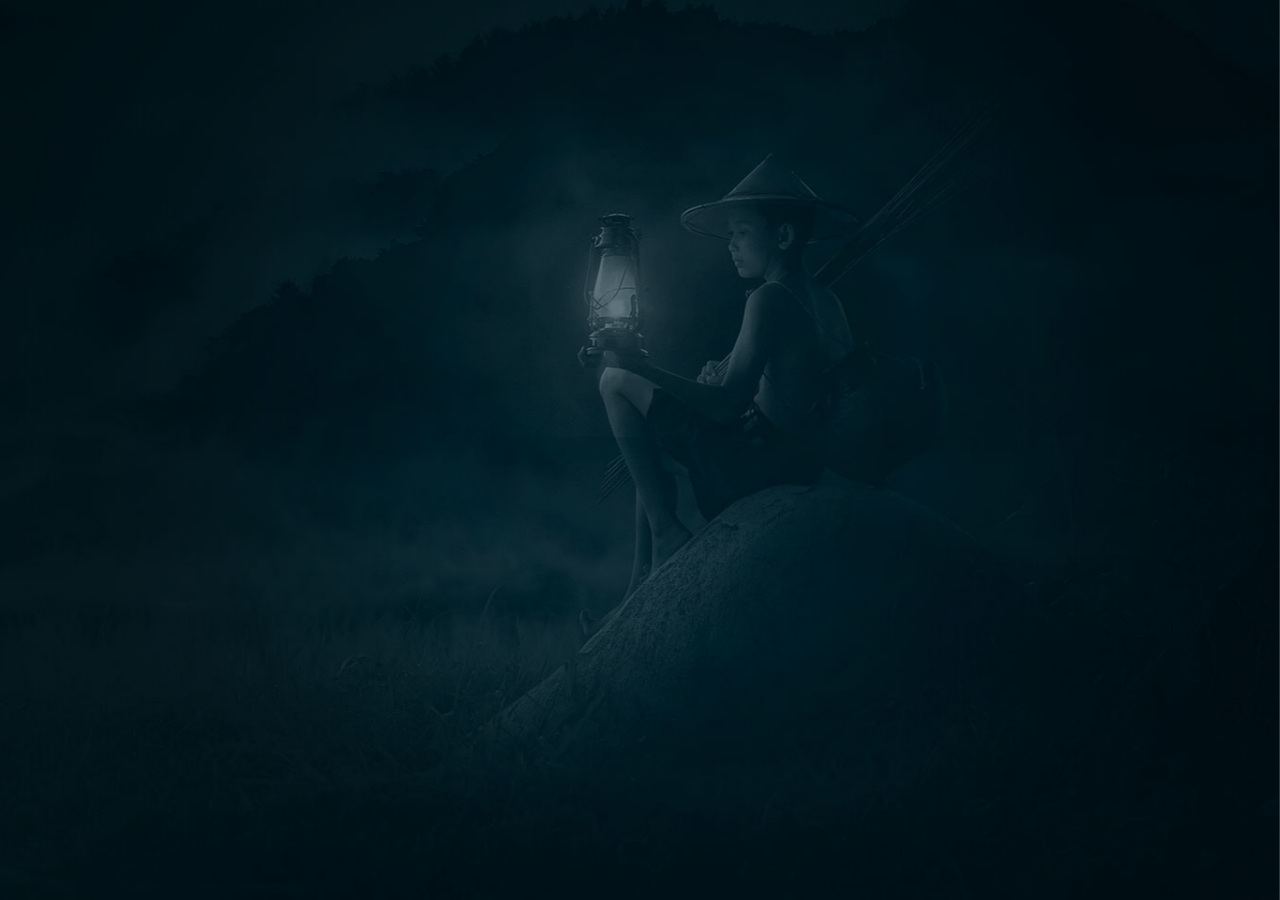
<file: index.html>
<!DOCTYPE html>
<html lang="ru">
<head>
    <meta charset="UTF-8">
    <meta http-equiv="X-UA-Compatible" content="IE=edge">
    <meta name="viewport" content="width=device-width, initial-scale=1.0">
    <link rel="stylesheet" href="./css/main.css">
    <title>Welcome page</title>
</head>
<body>
    <div class="welcome">
        <div class="welcome__container">
            <div class="central">
                <img src="./img/air-asia-logo.png" alt="air-asia-logo" class="central__logo">
                <a href="./main.html" class="button button--ginger">Войти</a>
            </div>
        </div>
    </div>
</body>
</html>
</file>
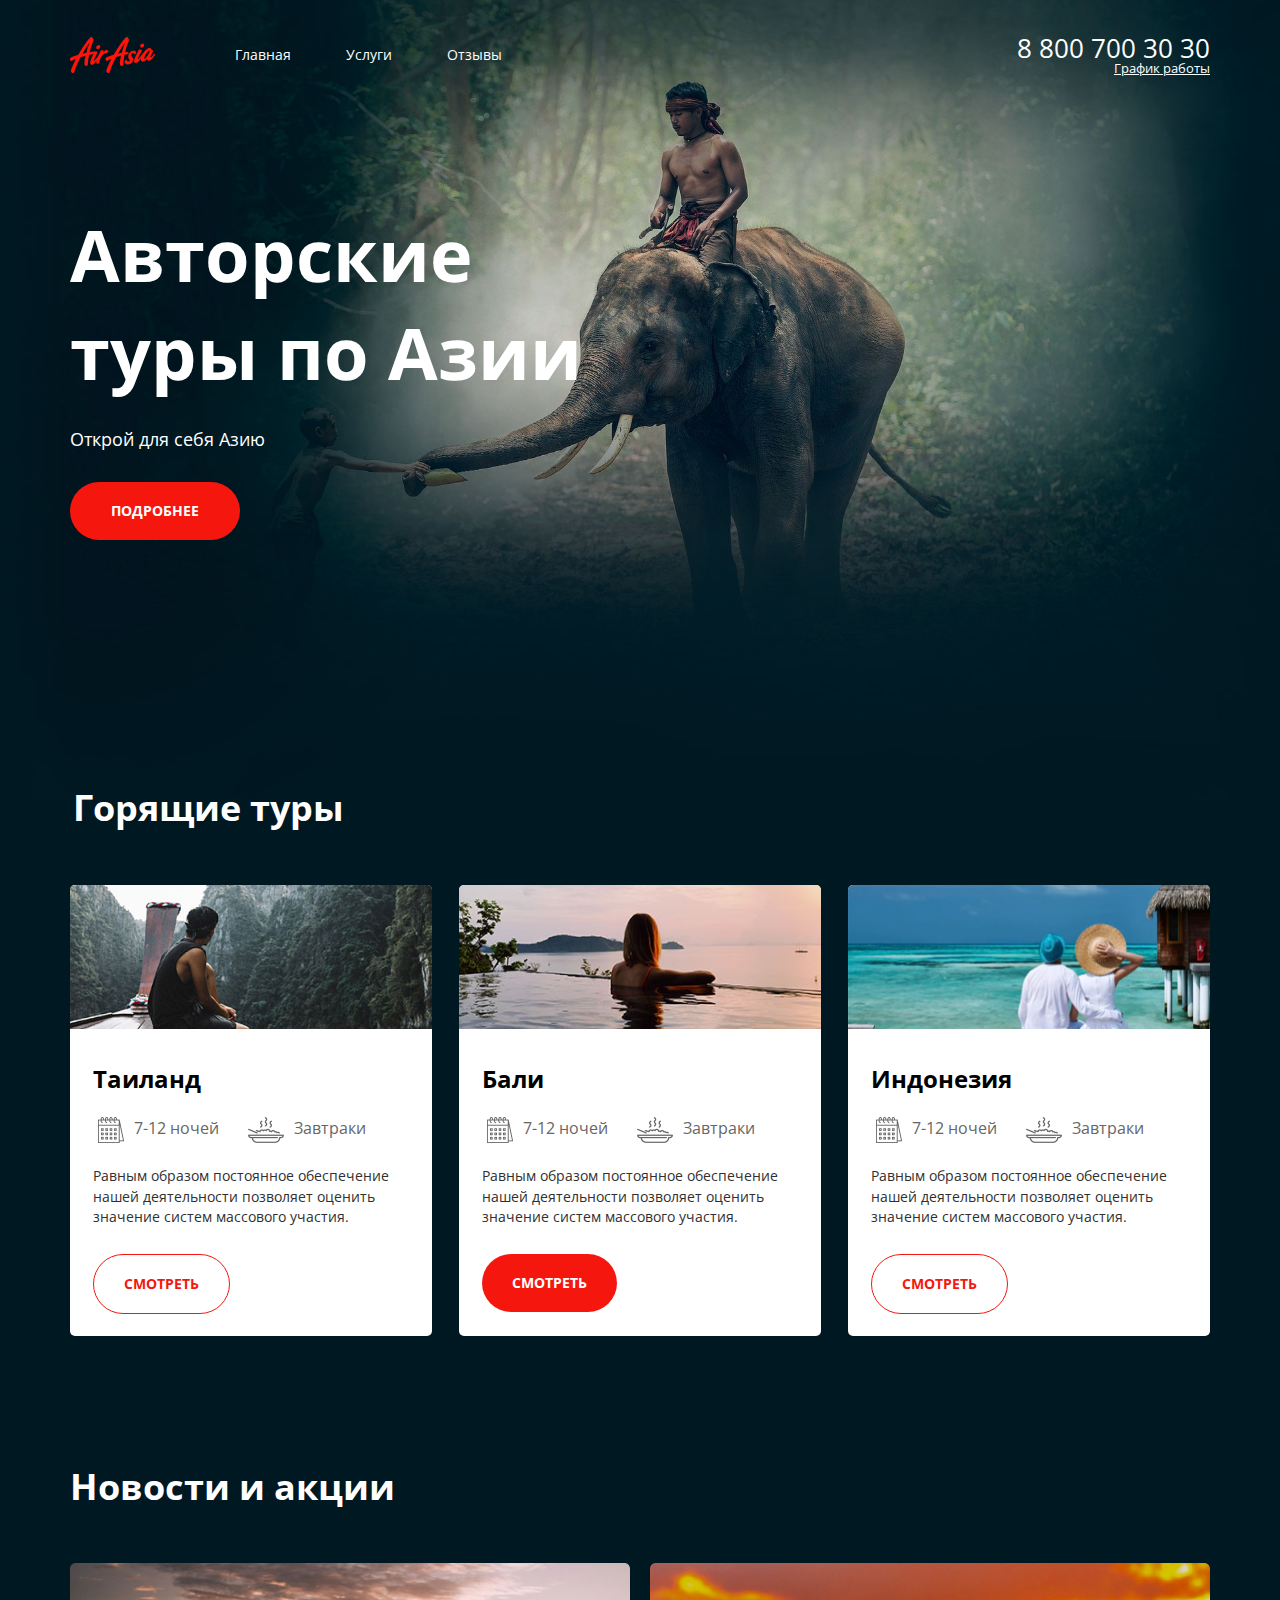
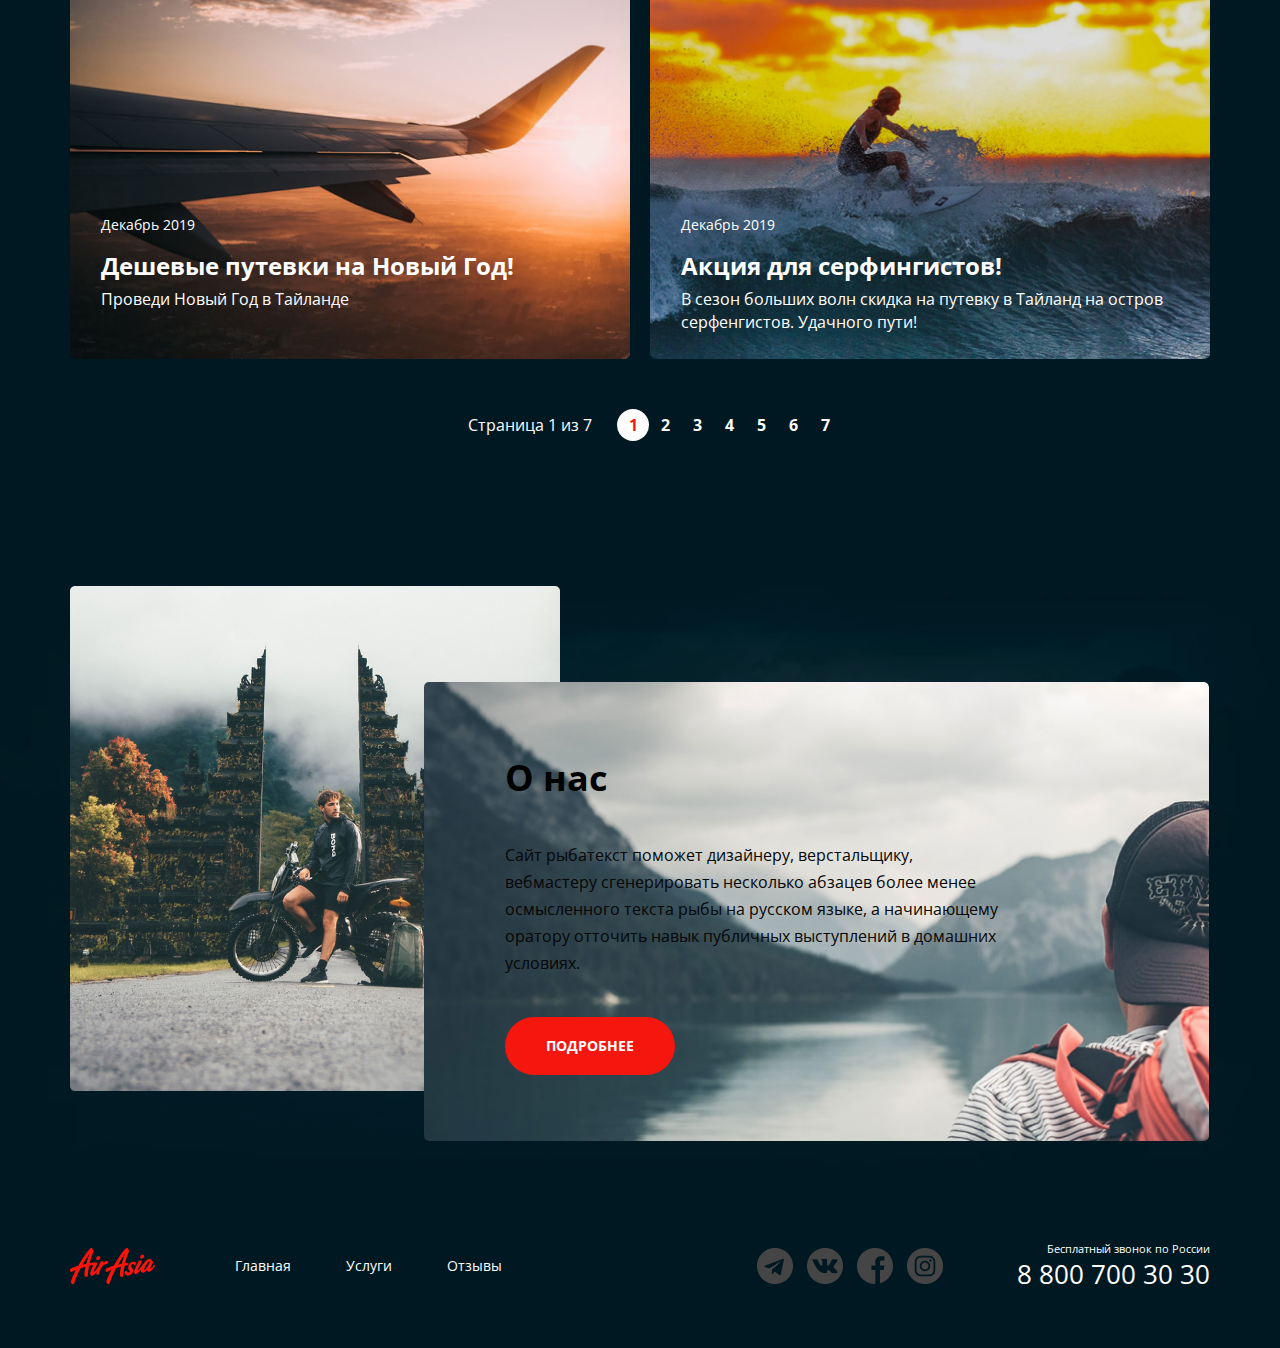
<file: main.html>
<!DOCTYPE html>
<html lang="ru">

<head>
    <meta charset="UTF-8">
    <meta http-equiv="X-UA-Compatible" content="IE=edge">
    <meta name="viewport" content="width=device-width, initial-scale=1.0">
    <link rel="stylesheet" href="./css/main.css">
    <title>Главная</title>
</head>
<body>
    <div class="wrapper wrapper--bg">
        <div class="container">
            <header class="header">
                <div class="header__left">
                    <a href="/main.html" class="logo">
                        <img src="./img/logo-mini.png" alt="air-asia-logo" class="logo__pic">
                    </a>
                    <nav class="menu">
                        <ul class="menu__list">
                            <li class="menu__item">
                                <a href="./main.html" class="menu__link">Главная</a>
                            </li>
                            <li class="menu__item">
                                <a href="./services.html" class="menu__link">Услуги</a>
                            </li>
                            <li class="menu__item">
                                <a href="./reviews.html" class="menu__link">Отзывы</a>
                            </li>
                        </ul>
                    </nav>
                </div>
                <div class="header__right">
                    <div class="contacts">
                        <adress class="contacts__header">
                            <a href="tel:+78007003030" class="contacts__phone">8 800 700 30 30</a>
                            <div class="contacts__dropdown">
                                <a href="" class="contacts__workhours">График работы</a>
                                <ul class="contacts__dropdown-list">
                                    <li class="contacts__dropdown-item contacts__dropdown-item-bold">пн-вс: 09:00 - 20:00</li>
                                    <li class="contacts__dropdown-item">Обед: 14:00-14:30</li>
                                </ul>
                            </div>
                        </adress>
                    </div>
                </div>
            </header>
            <main class="main">
                <section class="hero">
                    <h1 class="hero__title">Авторские туры по Азии</h1>
                    <h4 class="hero__about">Открой для себя Азию</h4>
                    <a href="#" class="button">Подробнее</a>
                </section>
                <section class="tours">
                    <h2 class="tours__title title">Горящие туры</h2>
                    <ul class="tours__list">
                        <li class="tours__item tour">
                            <img src="./img/thai.png" alt="" class="tour__img">
                            <div class="tour__info">
                                <h5 class="tour__name">Таиланд</h5>
                                <div class="tour__description">
                                    <div class="tour__description-block">
                                        <img src="./img/calendar.png" alt="" class="tour__description-img-calendar">
                                        <div class="tour__description-name">7-12 ночей</div>
                                    </div>
                                    <div class="tour__description-block">
                                        <img src="./img/meal.png" alt="" class="tour__description-img-meal">
                                        <div class="tour__description-name">Завтраки</div>
                                    </div>
                                </div>
                                <article class="tour__about">
                                    Равным образом постоянное обеспечение нашей деятельности позволяет оценить значение систем массового участия.
                                </article>
                                <a href="" class="button button__tour button--white">Смотреть</a>
                            </div>
                        </li>
                        <li class="tours__item tour">
                            <img src="./img/bali.png" alt="" class="tour__img">
                            <div class="tour__info">
                                <h5 class="tour__name">Бали</h5>
                                <div class="tour__description">
                                    <div class="tour__description-block">
                                        <img src="./img/calendar.png" alt="" class="tour__description-img-calendar">
                                        <div class="tour__description-name">7-12 ночей</div>
                                    </div>
                                    <div class="tour__description-block">
                                        <img src="./img/meal.png" alt="" class="tour__description-img-meal">
                                        <div class="tour__description-name">Завтраки</div>
                                    </div>
                                </div>
                                <article class="tour__about">
                                    Равным образом постоянное обеспечение нашей деятельности позволяет оценить значение систем массового участия.
                                </article>
                                <a href="" class="button button__tour button--ginger">Смотреть</a>
                            </div>
                        </li>
                        <li class="tours__item tour">
                            <img src="./img/indonesia.png" alt="" class="tour__img">
                            <div class="tour__info">
                                <h5 class="tour__name">Индонезия</h5>
                                <div class="tour__description">
                                    <div class="tour__description-block">
                                        <img src="./img/calendar.png" alt="" class="tour__description-img-calendar">
                                        <div class="tour__description-name">7-12 ночей</div>
                                    </div>
                                    <div class="tour__description-block">
                                        <img src="./img/meal.png" alt="" class="tour__description-img-meal">
                                        <div class="tour__description-name">Завтраки</div>
                                    </div>
                                </div>
                                <article class="tour__about">
                                    Равным образом постоянное обеспечение нашей деятельности позволяет оценить значение систем массового участия.
                                </article>
                                <a href="" class="button button__tour button--white">Смотреть</a>
                            </div>
                        </li>
                    </ul>
                </section>
                <section class="news">
                    <h2 class="news__title">Новости и акции</h2>
                    <ul class="news__list">
                        <li class="news__item single-news">
                            <img src="./img/plain.png" alt="" class="single-news__img">
                            <div class="single-news__desc">
                                <date class="single-news__desc-date">Декабрь 2019</date>
                                <h5 class="single-news__desc-name">Дешевые путевки на Новый Год!</h5>
                                <article class="single-news__desc-text">Проведи Новый Год в Тайланде</article>
                            </div>
                        </li>
                        <li class="news__item single-news">
                            <img src="./img/surfer.png" alt="" class="single-news__img">
                            <div class="single-news__desc">
                                <date class="single-news__desc-date">Декабрь 2019</date>
                                <h5 class="single-news__desc-name">Акция для серфингистов!</h5>
                                <article class="single-news__desc-text">В сезон больших волн скидка на путевку в Тайланд на остров серфенгистов. Удачного пути!</article>
                            </div>
                        </li>
                    </ul>
                    <div class="paginator">
                        <div class="paginator__display">Страница 1 из 7</div>
                         <ul class="paginator__list">
                            <li class="paginator__item paginator__item--active">
                                <a href="" class="paginator__link">1</a>
                            <li class="paginator__item">
                                <a href="" class="paginator__link">2</a>
                            <li class="paginator__item">
                                <a href="" class="paginator__link">3</a>
                            <li class="paginator__item">
                                <a href="" class="paginator__link">4</a>
                            <li class="paginator__item">
                                <a href="" class="paginator__link">5</a>
                            <li class="paginator__item">
                                <a href="" class="paginator__link">6</a>
                            <li class="paginator__item">
                                <a href="" class="paginator__link">7</a>
                            </li>
                            </ul>
                    </div>
                </section>
                <section class="about">
                  <div class="container about__container">
                    <div class="about__desc">
                        <h2 class="about__title title--color--black">О нас</h2>
                        <div class="about__desc-text">
                            <p>Сайт рыбатекст поможет дизайнеру, верстальщику, вебмастеру сгенерировать несколько абзацев более менее осмысленного текста рыбы на русском языке, а начинающему оратору отточить навык публичных выступлений в домашних условиях. </p>
                        </div>
                        <a href="" class="button">Подробнее</a>
                    </div>
                  </div>
                </section>
            </main>
            <footer class="footer-container">
                <div class="container footer__container__content">
                    <div class="footer footer-container__section">
                        <div class="footer__col">
                            <a href="/main.html" class="logo">
                                <img src="./img/logo-mini.png" alt="air-asia-logo" class="logo__pic">
                            </a>
                            <nav class="menu">
                                <ul class="menu__list">
                                    <li class="menu__item">
                                        <a href="./main.html" class="menu__link">Главная</a>
                                    </li>
                                    <li class="menu__item">
                                        <a href="./services.html" class="menu__link">Услуги</a>
                                    </li>
                                    <li class="menu__item">
                                        <a href="./reviews.html" class="menu__link">Отзывы</a>
                                    </li>
                                </ul>
                            </nav>
                        </div>
                        <div class="footer__col footer__col--align--right">
                            <ul class="socials">
                                <li class="socials__item socials__item--icon--telegramm">
                                    <a href="" class="socials__link"></a>
                                </li>
                                <li class="socials__item socials__item--icon--vk">
                                    <a href="" class="socials__link"></a>
                                </li>
                                <li class="socials__item socials__item--icon--fb">
                                    <a href="" class="socials__link"></a>
                                </li>
                                <li class="socials__item socials__item--icon--insta">
                                    <a href="" class="socials__link"></a>
                                </li>
                            </ul>
                            <div class="contacts">
                                    <div class="contacts__text">Бесплатный звонок по России</div>
                                    <a href="tel:+78007003030" class="contacts__phone">8 800 700 30 30</a>
                            </div>
                        </div>
                    </div>
                </div>
            </footer>
        </div>
    </div>
</body>

</html>
</file>
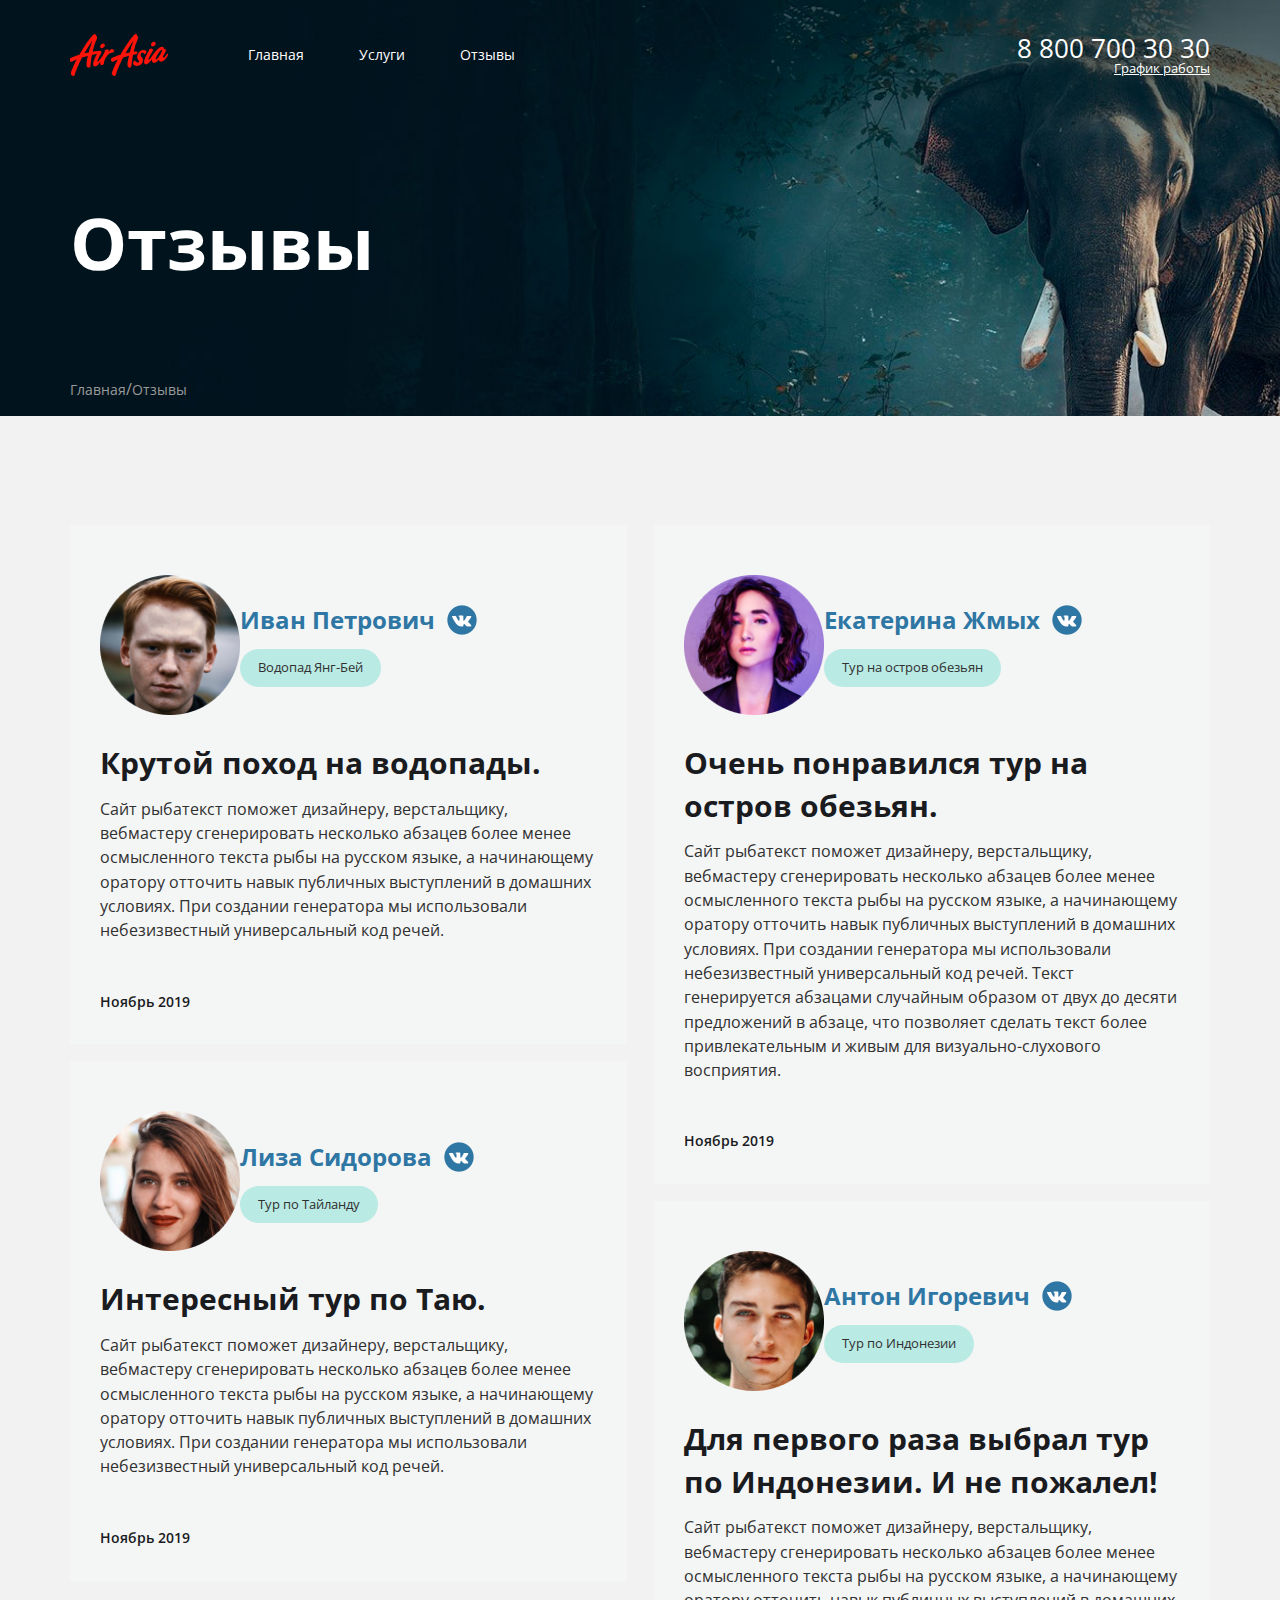
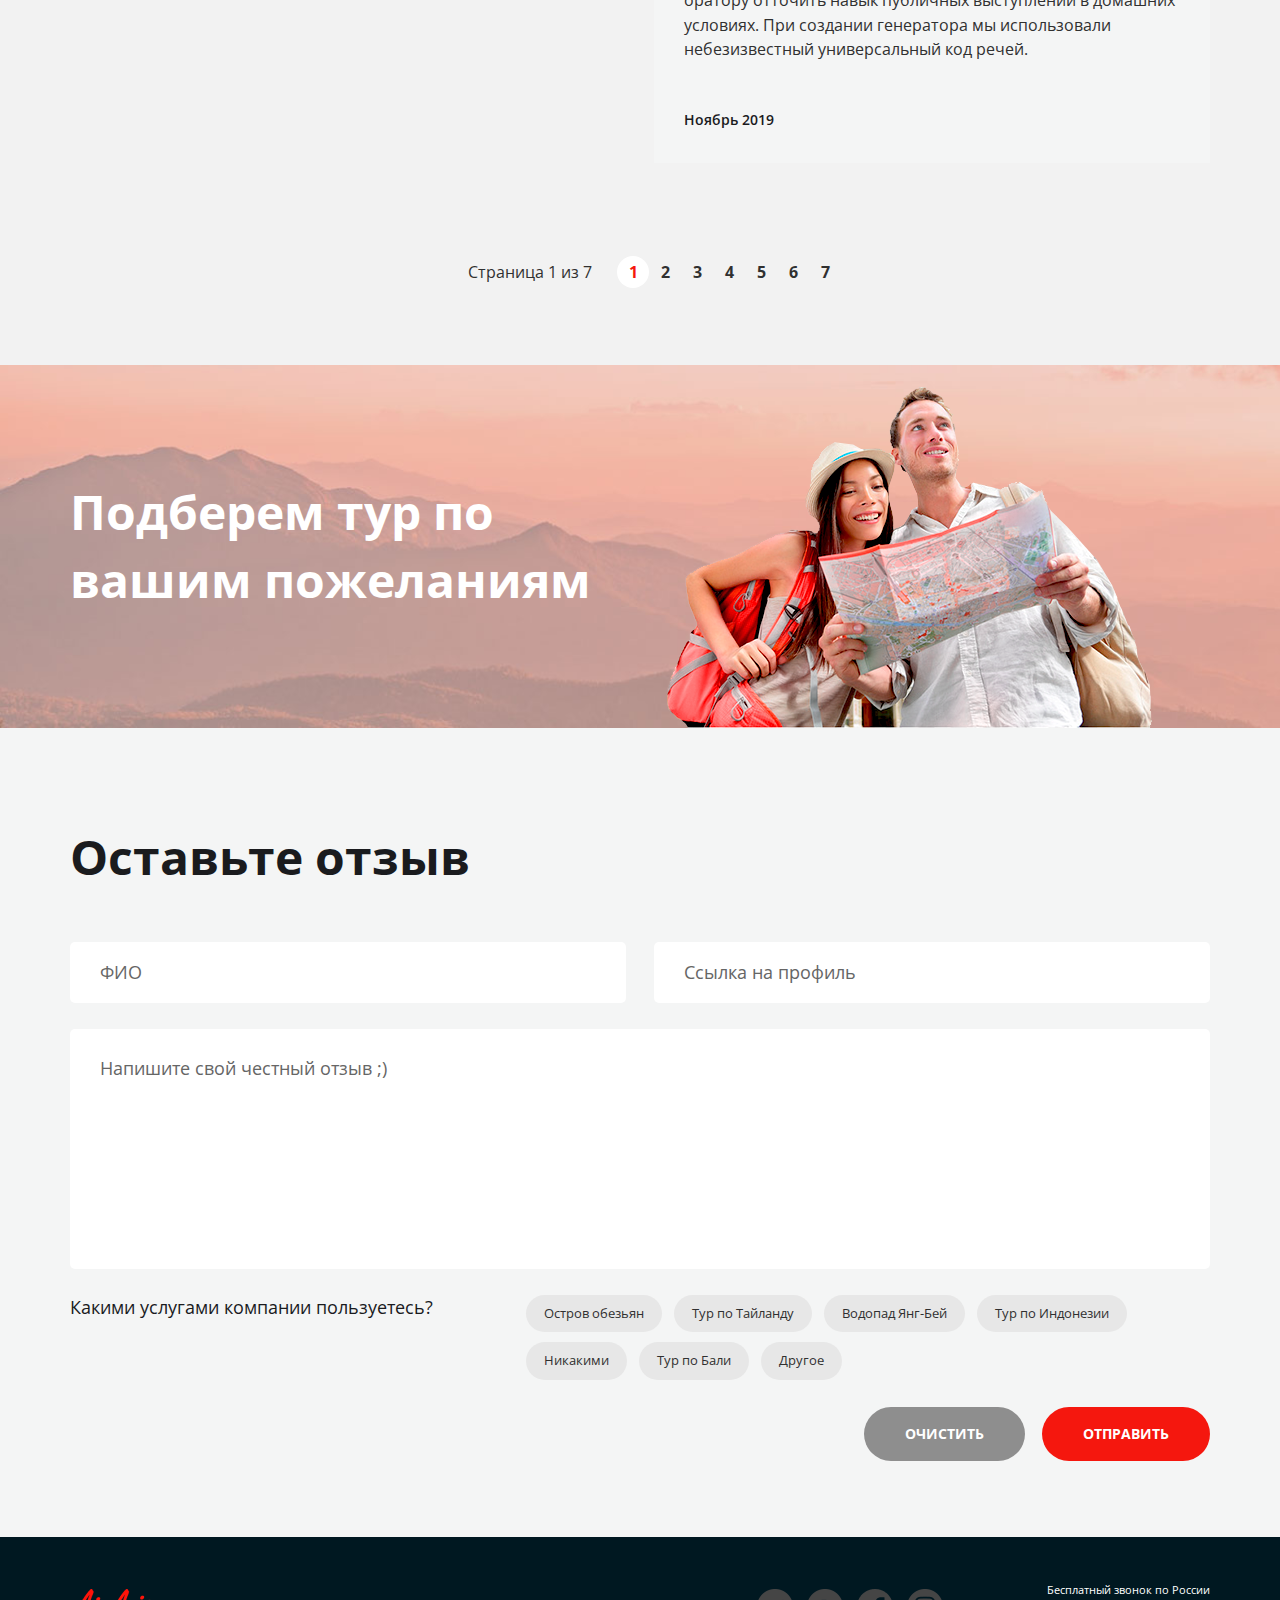
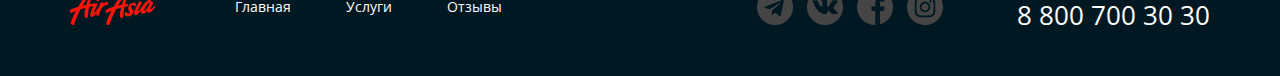
<file: reviews.html>
<!DOCTYPE html>
<html lang="ru">
<head>
    <meta charset="UTF-8">
    <meta http-equiv="X-UA-Compatible" content="IE=edge">
    <meta name="viewport" content="width=device-width, initial-scale=1.0">
    <link rel="stylesheet" href="./css/main.css">
    <title>Отзывы</title>
</head>
<body>
    <div class="wrapper">
        <section class="top-line">
            <div class="container top-line__container">
                <header class="header">
                    <div class="header__left">
                        <a href="/main.html" class="logo">
                            <img src="./img/logo-serv.png" alt="air-asia-logo" class="logo__pic">
                        </a>
                        <nav class="menu">
                            <ul class="menu__list">
                                <li class="menu__item">
                                    <a href="./main.html" class="menu__link">Главная</a>
                                </li>
                                <li class="menu__item">
                                    <a href="./services.html" class="menu__link">Услуги</a>
                                </li>
                                <li class="menu__item">
                                    <a href="./reviews.html" class="menu__link">Отзывы</a>
                                </li>
                            </ul>
                        </nav>
                    </div>
                    <div class="header__right">
                        <div class="contacts">
                            <adress class="contacts__header">
                                <a href="tel:+78007003030" class="contacts__phone">8 800 700 30 30</a>
                                <div class="contacts__dropdown">
                                    <a href="" class="contacts__workhours">График работы</a>
                                    <ul class="contacts__dropdown-list">
                                        <li class="contacts__dropdown-item contacts__dropdown-item-bold">пн-вс: 09:00 - 20:00</li>
                                        <li class="contacts__dropdown-item">Обед: 14:00-14:30</li>
                                    </ul>
                                </div>
                            </adress>
                        </div>
                    </div>
                </header>
                <h1 class="title page-title">Отзывы</h1>
                <nav class="breadcrumbs">
                    <ul class="breadcrumbs__list">
                        <li class="breadcrumbs__item">
                            <a href="./main.html" class="breadcrumbs__link">Главная</a>
                        </li>
                        <li class="breadcrumbs__item breadcrumbs__item--active">
                            <a href="" class="breadcrumbs__link">Отзывы</a>
                        </li>
                    </ul>
                </nav>
            </div>
        </section>
        <main class="page-content">
            <div class="container">
                <ul class="reviews">
                    <li class="reviews__item review">
                        <div class="review__header">
                            <div class="review__photo">
                                <div class="avatar">
                                    <img src="./img/ivan.png" alt="user" class="avatar">
                                </div>
                            </div>
                            <div class="review__userdata">
                                <a href="" class="review__user">Иван Петрович</a>
                                <ul class="review__tags">
                                    <li class="review__tag-item tag tag--bg--green">Водопад Янг-Бей</li>
                                </ul>
                            </div>
                        </div>
                        <div class="review__content">
                            <h3 class="review__title">Крутой поход на водопады.</h3>
                            <div class="review__content-text">
                                <p>Сайт рыбатекст поможет дизайнеру, верстальщику, вебмастеру сгенерировать несколько абзацев более менее осмысленного текста рыбы на русском языке, а начинающему оратору отточить навык публичных выступлений в домашних условиях. При создании генератора мы использовали небезизвестный универсальный код речей. </p>
                            </div>
                            <time class="review__date">Ноябрь 2019</time>
                        </div>
                    </li>
                    <li class="reviews__item review">
                        <div class="review__header">
                            <div class="review__photo">
                                <div class="avatar">
                                    <img src="./img/liza.png" alt="user" class="avatar">
                                </div>
                            </div>
                            <div class="review__userdata">
                                <a href="" class="review__user">Лиза Сидорова</a>
                                <ul class="review__tags">
                                    <li class="review__tag-item tag tag--bg--green">Тур по Тайланду</li>
                                </ul>
                            </div>
                        </div>
                        <div class="review__content">
                            <h3 class="review__title">Интересный тур по Таю.</h3>
                            <div class="review__content-text">
                                <p>Сайт рыбатекст поможет дизайнеру, верстальщику, вебмастеру сгенерировать несколько абзацев более менее осмысленного текста рыбы на русском языке, а начинающему оратору отточить навык публичных выступлений в домашних условиях. При создании генератора мы использовали небезизвестный универсальный код речей.  </p>
                            </div>
                            <time class="review__date">Ноябрь 2019</time>
                        </div>
                    </li>
                    <li class="reviews__item review">
                        <div class="review__header">
                            <div class="review__photo">
                                <div class="avatar">
                                    <img src="./img/kate.png" alt="user" class="avatar">
                                </div>
                            </div>
                            <div class="review__userdata">
                                <a href="" class="review__user">Екатерина Жмых</a>
                                <ul class="review__tags">
                                    <li class="review__tag-item tag tag--bg--green">Тур на остров обезьян</li>
                                </ul>
                            </div>
                        </div>
                        <div class="review__content">
                            <h3 class="review__title">Очень понравился тур на остров обезьян.</h3>
                            <div class="review__content-text">
                                <p>Сайт рыбатекст поможет дизайнеру, верстальщику, вебмастеру сгенерировать несколько абзацев более менее осмысленного текста рыбы на русском языке, а начинающему оратору отточить навык публичных выступлений в домашних условиях. При создании генератора мы использовали небезизвестный универсальный код речей. Текст генерируется абзацами случайным образом от двух до десяти предложений в абзаце, что позволяет сделать текст более привлекательным и живым для визуально-слухового восприятия. </p>
                            </div>
                            <time class="review__date">Ноябрь 2019</time>
                        </div>
                    </li>
                    <li class="reviews__item review">
                        <div class="review__header">
                            <div class="review__photo">
                                <div class="avatar">
                                    <img src="./img/anton.png" alt="user" class="avatar">
                                </div>
                            </div>
                            <div class="review__userdata">
                                <a href="" class="review__user">Антон Игоревич</a>
                                <ul class="review__tags">
                                    <li class="review__tag-item tag tag--bg--green">Тур по Индонезии</li>
                                </ul>
                            </div>
                        </div>
                        <div class="review__content">
                            <h3 class="review__title">Для первого раза выбрал тур по Индонезии. И не пожалел!</h3>
                            <div class="review__content-text">
                                <p>Сайт рыбатекст поможет дизайнеру, верстальщику, вебмастеру сгенерировать несколько абзацев более менее осмысленного текста рыбы на русском языке, а начинающему оратору отточить навык публичных выступлений в домашних условиях. При создании генератора мы использовали небезизвестный универсальный код речей. </p>
                            </div>
                            <time class="review__date">Ноябрь 2019</time>
                        </div>
                    </li>
                </ul>
                <div class="paginator">
                    <div class="paginator__display">Страница 1 из 7</div>
                     <ul class="paginator__list">
                        <li class="paginator__item paginator__item--active">
                            <a href="" class="paginator__link">1</a>
                        <li class="paginator__item">
                            <a href="" class="paginator__link">2</a>
                        <li class="paginator__item">
                            <a href="" class="paginator__link">3</a>
                        <li class="paginator__item">
                            <a href="" class="paginator__link">4</a>
                        <li class="paginator__item">
                            <a href="" class="paginator__link">5</a>
                        <li class="paginator__item">
                            <a href="" class="paginator__link">6</a>
                        <li class="paginator__item">
                            <a href="" class="paginator__link">7</a>
                        </li>
                        </ul>
                </div>
            </div>

        </main>
        <section class="separator">
            <div class="container">
                <div class="separator__content">
                    <h2 class="separator__title">Подберем тур по вашим пожеланиям</h2>
                </div>
            </div>
        </section>
        <section class="inner-section inner-section--grey">
            <div class="container">
                <h2 class="inner-section__title">Оставьте отзыв</h2>
                <form class="form">
                    <div class="form__row">
                        <input type="text" placeholder="ФИО" class="form__input">
                        <input type="text" placeholder="Ссылка на профиль" class="form__input">
                    </div>
                    <div class="form__row">
                        <textarea placeholder="Напишите свой честный отзыв ;)" class="form__input form__input--textarea"></textarea>
                    </div>
                    <div class="form__controls">
                        <div class="form__controls-title">Какими услугами компании пользуетесь?</div>
                        <ul class="controls">
                            <li class="controls__item">
                                <label class="controls__element">
                                    <input type="checkbox" class="controls__checkbox">
                                    <div class="tag controls__tag">Остров обезьян</div>
                                </label>
                            </li>
                            <li class="controls__item">
                                <label class="controls__element">
                                    <input type="checkbox" class="controls__checkbox">
                                    <div class="tag controls__tag">Тур по Тайланду</div>
                                </label>
                            </li>
                            <li class="controls__item">
                                <label class="controls__element">
                                    <input type="checkbox" class="controls__checkbox">
                                    <div class="tag controls__tag">Водопад Янг-Бей</div>
                                </label>
                            </li>
                            <li class="controls__item">
                                <label class="controls__element">
                                    <input type="checkbox" class="controls__checkbox">
                                    <div class="tag controls__tag">Тур по Индонезии</div>
                                </label>
                            </li>
                            <li class="controls__item">
                                <label class="controls__element">
                                    <input type="checkbox" class="controls__checkbox">
                                    <div class="tag controls__tag">Никакими</div>
                                </label>
                            </li>
                            <li class="controls__item">
                                <label class="controls__element">
                                    <input type="checkbox" class="controls__checkbox">
                                    <div class="tag controls__tag">Тур по Бали</div>
                                </label>
                            </li>
                            <li class="controls__item">
                                <label class="controls__element">
                                    <input type="checkbox" class="controls__checkbox">
                                    <div class="tag controls__tag">Другое</div>
                                </label>
                            </li>
                        </ul>
                    </div>
                    <div class="form__buttons">
                        <button type="reset" class="button form--button button--black">Очистить</button>
                        <button type="submit" class="button form--button button--ginger">Отправить</button>
                    </div>
                </form>

            </div>
        </section>
        <footer class="inner-footer">
            <div class="container inner-footer__container">
                <div class="footer">
                    <div class="footer__col">
                        <a href="/main.html" class="logo">
                            <img src="./img/logo-mini.png" alt="air-asia-logo" class="logo__pic">
                        </a>
                        <nav class="menu">
                            <ul class="menu__list">
                                <li class="menu__item">
                                    <a href="./main.html" class="menu__link">Главная</a>
                                </li>
                                <li class="menu__item">
                                    <a href="./services.html" class="menu__link">Услуги</a>
                                </li>
                                <li class="menu__item">
                                    <a href="./reviews.html" class="menu__link">Отзывы</a>
                                </li>
                            </ul>
                        </nav>
                    </div>
                    <div class="footer__col footer__col--align--right">
                        <ul class="socials">
                            <li class="socials__item socials__item--icon--telegramm">
                                <a href="" class="socials__link"></a>
                            </li>
                            <li class="socials__item socials__item--icon--vk">
                                <a href="" class="socials__link"></a>
                            </li>
                            <li class="socials__item socials__item--icon--fb">
                                <a href="" class="socials__link"></a>
                            </li>
                            <li class="socials__item socials__item--icon--insta">
                                <a href="" class="socials__link"></a>
                            </li>
                        </ul>
                        <div class="contacts">
                                <div class="contacts__text">Бесплатный звонок по России</div>
                                <a href="tel:+78007003030" class="contacts__phone">8 800 700 30 30</a>
                        </div>
                    </div>
                </div>
            </div>
        </footer>
    </div>
</body>
</html>
</file>
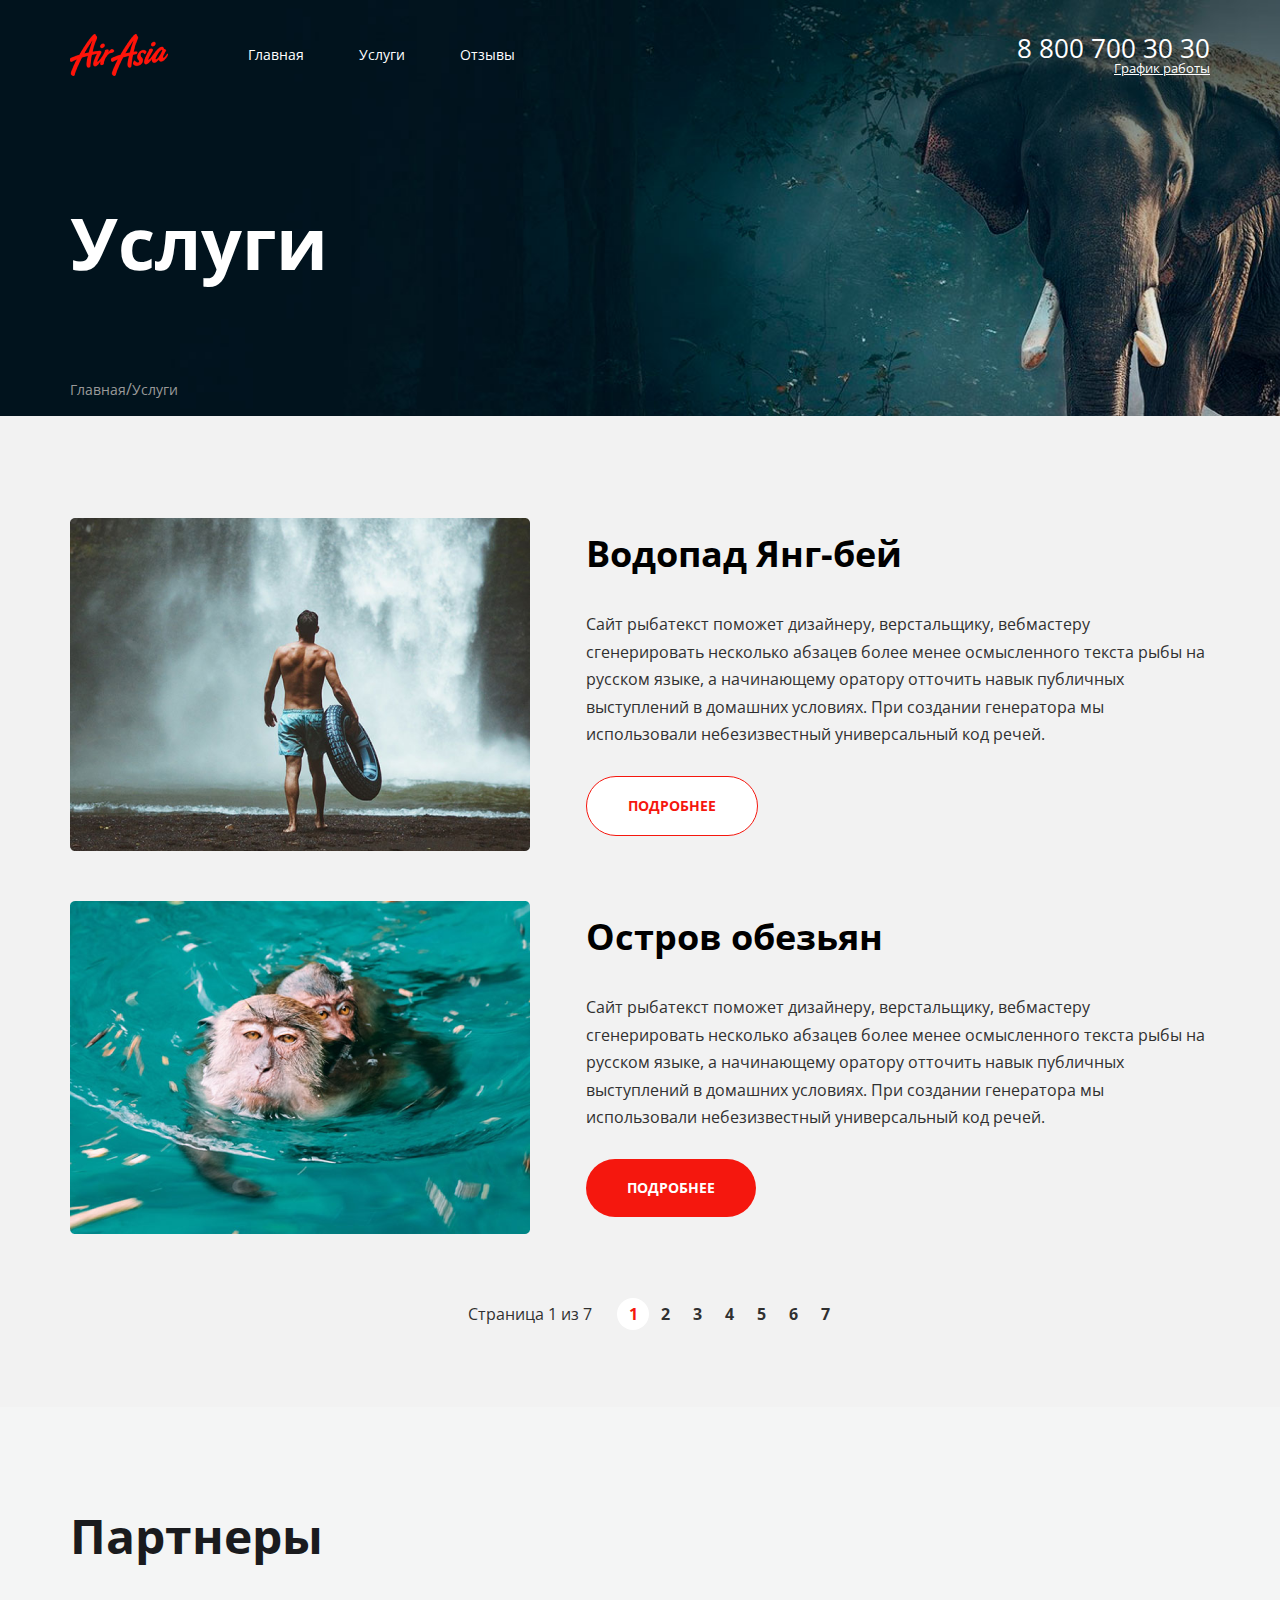
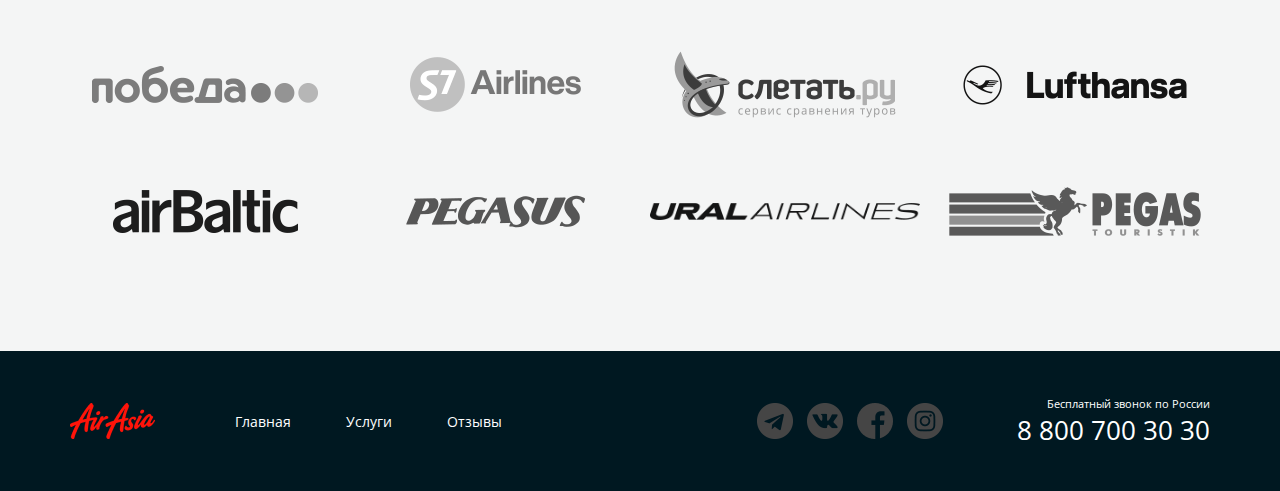
<file: services.html>
<!DOCTYPE html>
<html lang="ru">

<head>
    <meta charset="UTF-8">
    <meta http-equiv="X-UA-Compatible" content="IE=edge">
    <meta name="viewport" content="width=device-width, initial-scale=1.0">
    <link rel="stylesheet" href="./css/main.css">
    <title>Услуги</title>
</head>
<body>
    <div class="wrapper">
        <section class="top-line">
            <div class="container top-line__container">
                <header class="header">
                    <div class="header__left">
                        <a href="/main.html" class="logo">
                            <img src="./img/logo-serv.png" alt="air-asia-logo" class="logo__pic">
                        </a>
                        <nav class="menu">
                            <ul class="menu__list">
                                <li class="menu__item">
                                    <a href="./main.html" class="menu__link">Главная</a>
                                </li>
                                <li class="menu__item">
                                    <a href="./services.html" class="menu__link">Услуги</a>
                                </li>
                                <li class="menu__item">
                                    <a href="./reviews.html" class="menu__link">Отзывы</a>
                                </li>
                            </ul>
                        </nav>
                    </div>
                    <div class="header__right">
                        <div class="contacts">
                            <adress class="contacts__header">
                                <a href="tel:+78007003030" class="contacts__phone">8 800 700 30 30</a>
                                <div class="contacts__dropdown">
                                    <a href="" class="contacts__workhours">График работы</a>
                                    <ul class="contacts__dropdown-list">
                                        <li class="contacts__dropdown-item contacts__dropdown-item-bold">пн-вс: 09:00 - 20:00</li>
                                        <li class="contacts__dropdown-item">Обед: 14:00-14:30</li>
                                    </ul>
                                </div>
                            </adress>
                        </div>
                    </div>
                </header>
                <h1 class="title page-title">Услуги</h1>
                <nav class="breadcrumbs">
                    <ul class="breadcrumbs__list">
                        <li class="breadcrumbs__item">
                            <a href="./main.html" class="breadcrumbs__link">Главная</a>
                        </li>
                        <li class="breadcrumbs__item breadcrumbs__item--active">
                            <a href="./reviews.html" class="breadcrumbs__link">Услуги</a>
                        </li>
                    </ul>
                </nav>
            </div>
        </section>
        <main class="page-content">
            <div class="container">
                <ul class="services">
                    <li class="services__item service">
                        <div class="service__img">
                            <img src="./img/waterfall.png" alt="waterfall" class="service__img-elem">
                        </div>
                        <div class="service__content">
                            <h3 class="service__title">
                                Водопад Янг-бей  
                            </h3>
                            <div class="service__desc">
                                <p>
                                    Сайт рыбатекст поможет дизайнеру, верстальщику, вебмастеру сгенерировать несколько абзацев более менее осмысленного текста рыбы на русском языке, а начинающему оратору отточить навык публичных выступлений в домашних условиях. При создании генератора мы использовали небезизвестный универсальный код речей. 
                                </p>
                            </div>
                            <a href="" class="button button--white">Подробнее</a>
                        </div>
                    </li>
                    <li class="services__item service">
                        <div class="service__img">
                            <img src="./img/monkeys.png" alt="waterfall" class="service__img-elem">
                        </div>
                        <div class="service__content">
                            <h3 class="service__title">
                                Остров обезьян  
                            </h3>
                            <div class="service__desc">
                                <p>
                                    Сайт рыбатекст поможет дизайнеру, верстальщику, вебмастеру сгенерировать несколько абзацев более менее осмысленного текста рыбы на русском языке, а начинающему оратору отточить навык публичных выступлений в домашних условиях. При создании генератора мы использовали небезизвестный универсальный код речей. 
                                </p>
                            </div>
                            <a href="" class="button button--ginger">Подробнее</a>
                        </div>
                    </li>
                </ul>
                <div class="paginator">
                    <div class="paginator__display">Страница 1 из 7</div>
                     <ul class="paginator__list">
                        <li class="paginator__item paginator__item--active">
                            <a href="" class="paginator__link">1</a>
                        <li class="paginator__item">
                            <a href="" class="paginator__link">2</a>
                        <li class="paginator__item">
                            <a href="" class="paginator__link">3</a>
                        <li class="paginator__item">
                            <a href="" class="paginator__link">4</a>
                        <li class="paginator__item">
                            <a href="" class="paginator__link">5</a>
                        <li class="paginator__item">
                            <a href="" class="paginator__link">6</a>
                        <li class="paginator__item">
                            <a href="" class="paginator__link">7</a>
                        </li>
                        </ul>
                </div>
            </div>
        </main>
        <section class="inner-section inner-section--grey">
            <div class="container">
                <h2 class="inner-section__title">Партнеры</h2>
                <ul class="partners">
                    <li class="partners__item">
                        <a href="#" class="partners__link">
                            <img class="partners__img" src="./img/pobeda.png" alt="pobeda">
                        </a>
                    </li>
                    <li class="partners__item">
                        <a href="#" class="partners__link">
                            <img class="partners__img" src="./img/s7.png" alt="s7">
                        </a>
                    </li>
                    <li class="partners__item">
                        <a href="#" class="partners__link">
                            <img class="partners__img" src="./img/lets-fly.png" alt="lets-fly">
                        </a>
                    </li>
                    <li class="partners__item">
                        <a href="#" class="partners__link">
                            <img class="partners__img" src="./img/lufthansa.png" alt="lufthansa">
                        </a>
                    </li>
                    <li class="partners__item">
                        <a href="#" class="partners__link">
                            <img class="partners__img" src="./img/airbaltic.png" alt="airbaltic">
                        </a>
                    </li>
                    <li class="partners__item">
                        <a href="#" class="partners__link">
                            <img class="partners__img" src="./img/pegasus.png" alt="pegasus">
                        </a>
                    </li>
                    <li class="partners__item">
                        <a href="#" class="partners__link">
                            <img class="partners__img" src="./img/ural.png" alt="uralairlines">
                        </a>
                    </li>
                    <li class="partners__item">
                        <a href="#" class="partners__link">
                            <img class="partners__img" src="./img/pegas.png" alt="pegas">
                        </a>
                    </li>
                </ul>
            </div>
        </section>
        <footer class="inner-footer">
            <div class="container inner-footer__container">
                <div class="footer">
                    <div class="footer__col">
                        <a href="/main.html" class="logo">
                            <img src="./img/logo-mini.png" alt="air-asia-logo" class="logo__pic">
                        </a>
                        <nav class="menu">
                            <ul class="menu__list">
                                <li class="menu__item">
                                    <a href="./main.html" class="menu__link">Главная</a>
                                </li>
                                <li class="menu__item">
                                    <a href="./services.html" class="menu__link">Услуги</a>
                                </li>
                                <li class="menu__item">
                                    <a href="./reviews.html" class="menu__link">Отзывы</a>
                                </li>
                            </ul>
                        </nav>
                    </div>
                    <div class="footer__col footer__col--align--right">
                        <ul class="socials">
                            <li class="socials__item socials__item--icon--telegramm">
                                <a href="" class="socials__link"></a>
                            </li>
                            <li class="socials__item socials__item--icon--vk">
                                <a href="" class="socials__link"></a>
                            </li>
                            <li class="socials__item socials__item--icon--fb">
                                <a href="" class="socials__link"></a>
                            </li>
                            <li class="socials__item socials__item--icon--insta">
                                <a href="" class="socials__link"></a>
                            </li>
                        </ul>
                        <div class="contacts">
                                <div class="contacts__text">Бесплатный звонок по России</div>
                                <a href="tel:+78007003030" class="contacts__phone">8 800 700 30 30</a>
                        </div>
                    </div>
                </div>
            </div>
        </footer>
    </div>
</body>
</html>
</file>
<file: css/main.css>
@import url(./layout/normalize.css);
@import url(./layout/base.css);
@import url(./blocks/header.css);
@import url(./blocks/hero.css);
@import url(./blocks/tours.css);
@import url(./blocks/news.css);
@import url(./blocks/about.css);
@import url(./blocks/footer.css);
@import url(./blocks/services.css);
@import url(./blocks/review.css);
@import url(./blocks/welcome.css)
</file>
